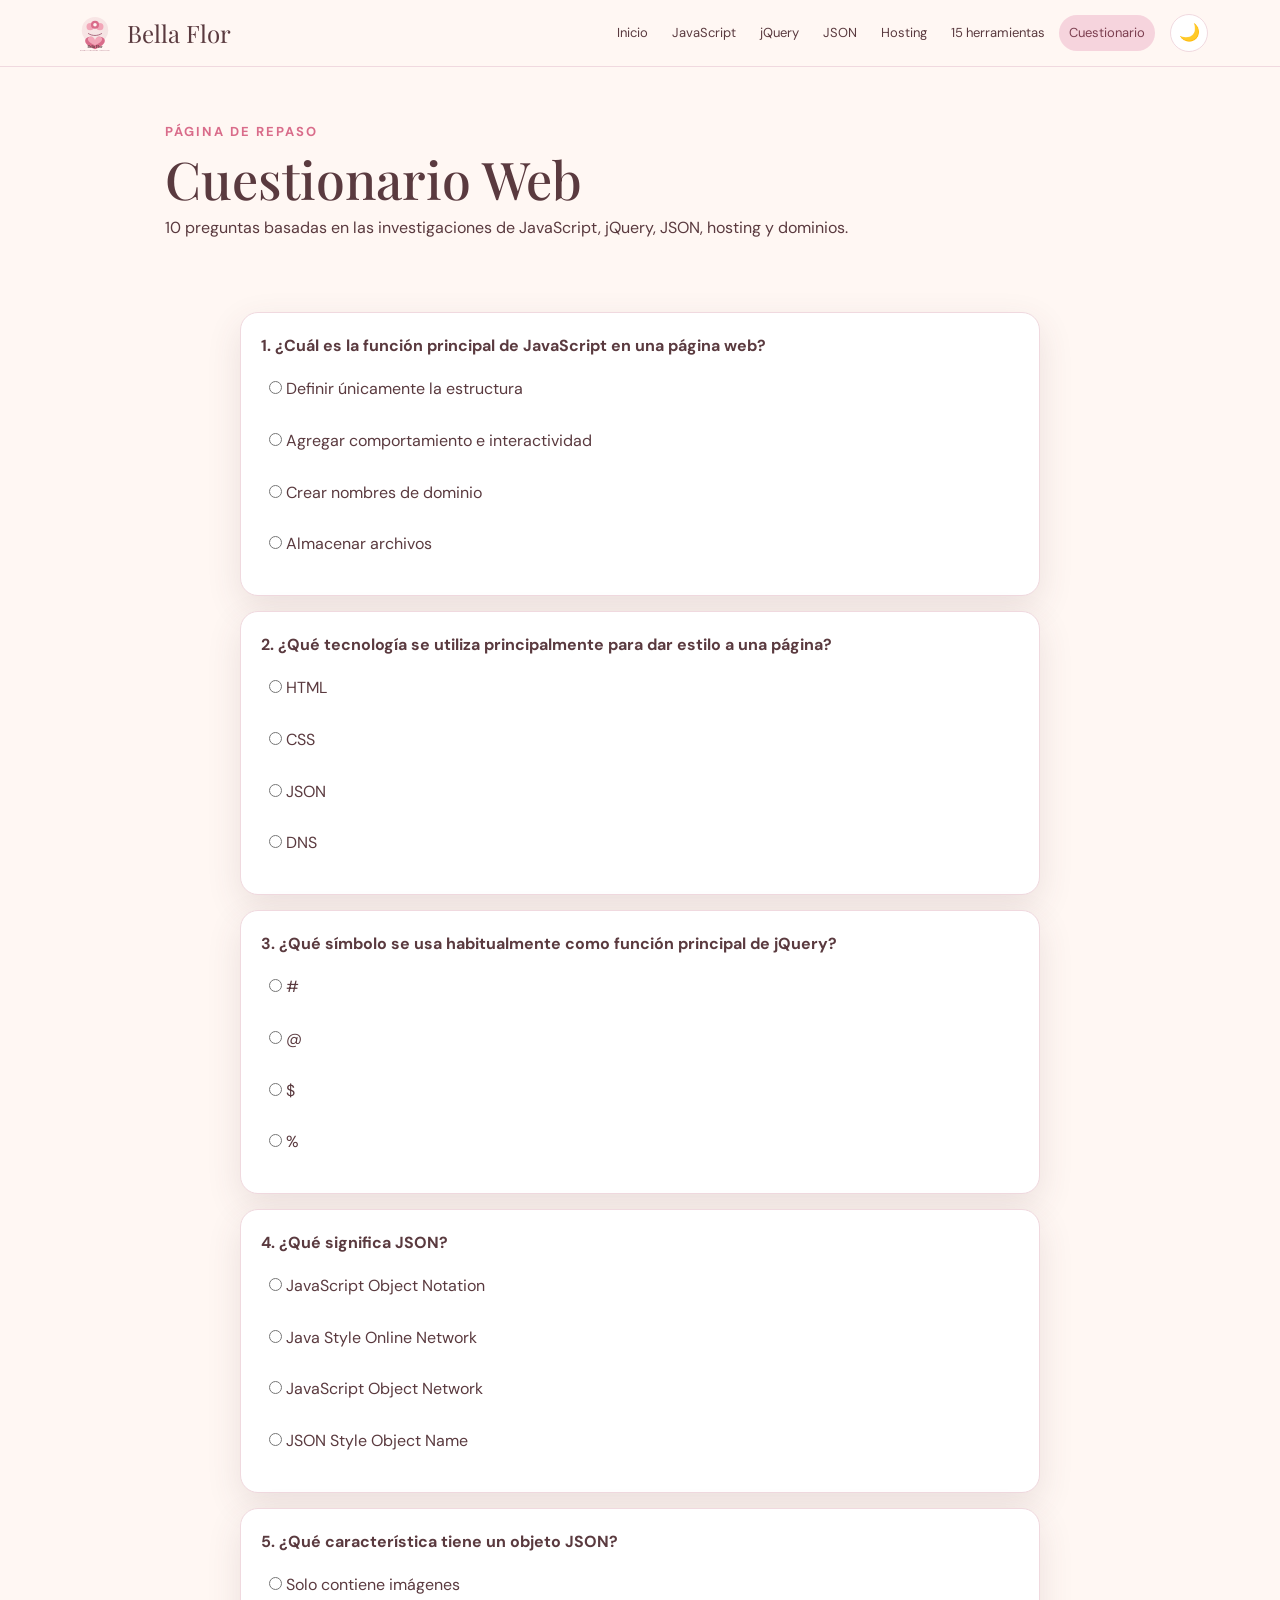
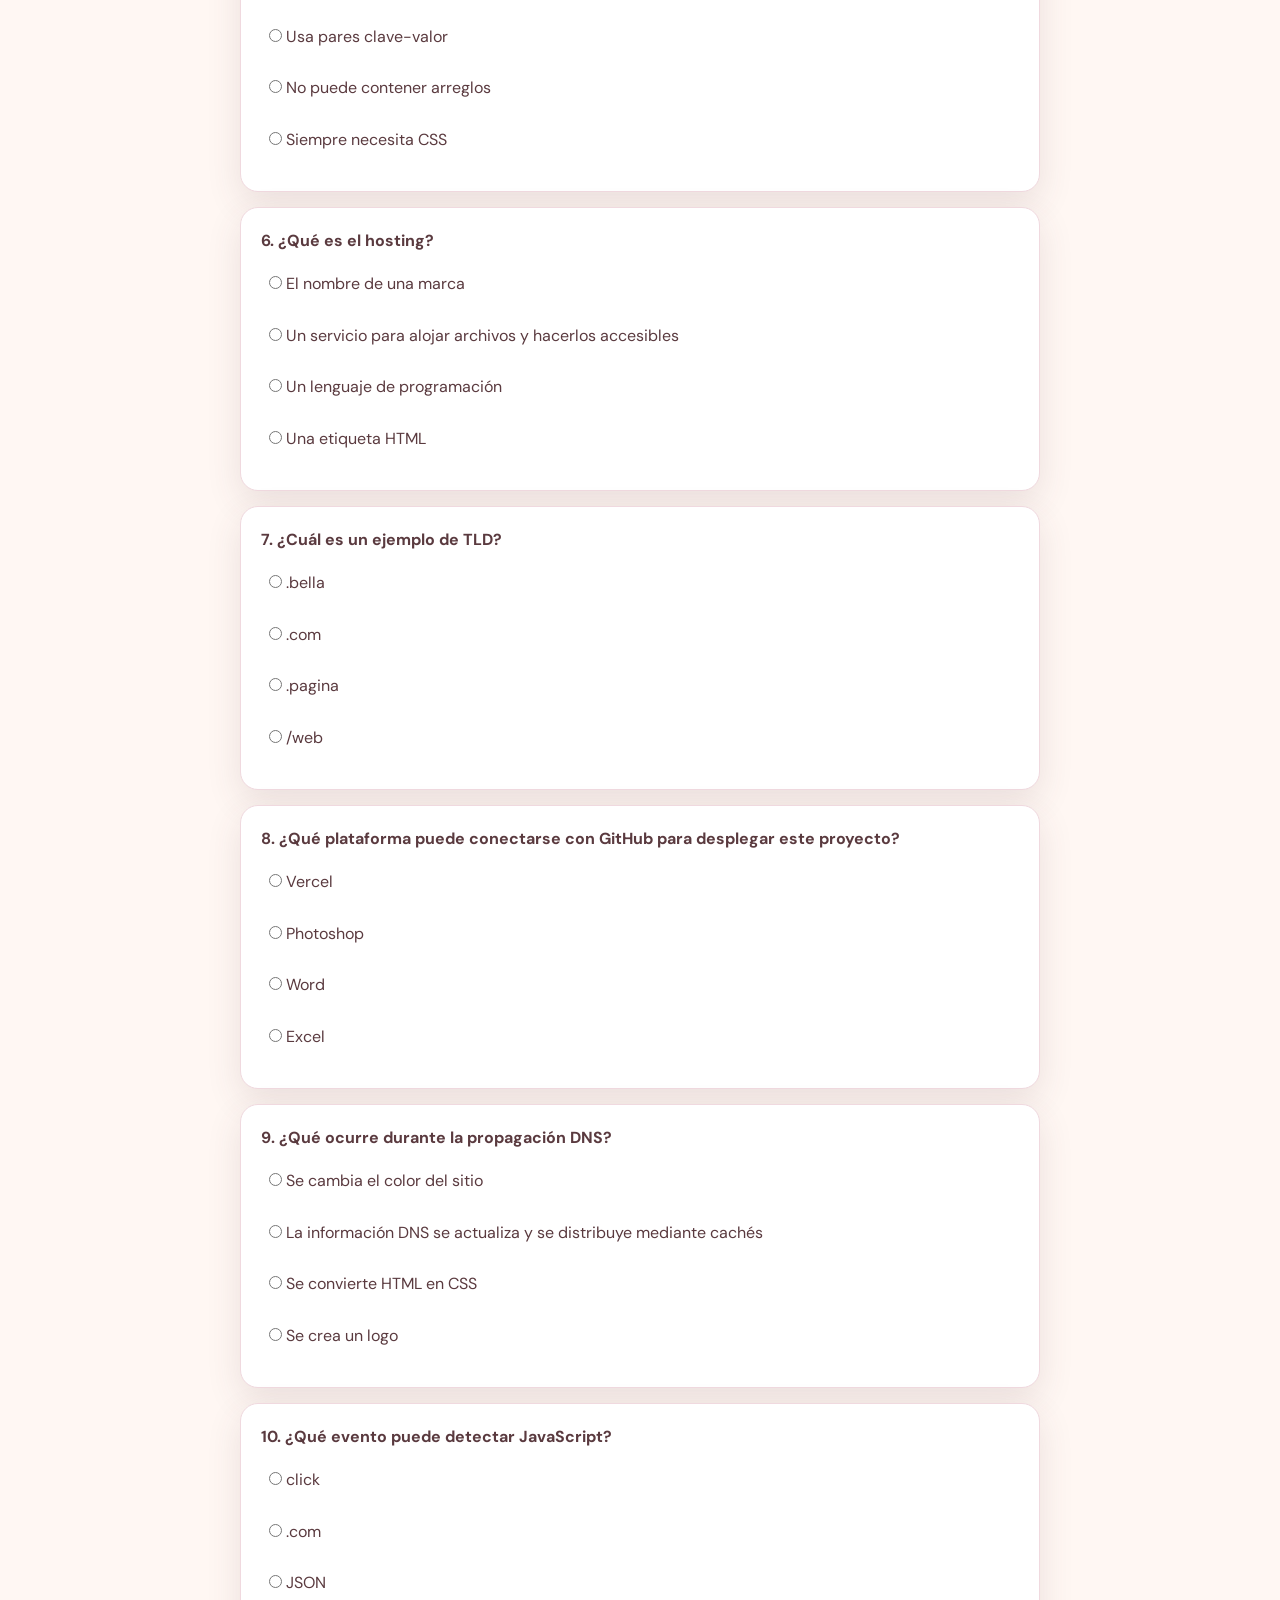
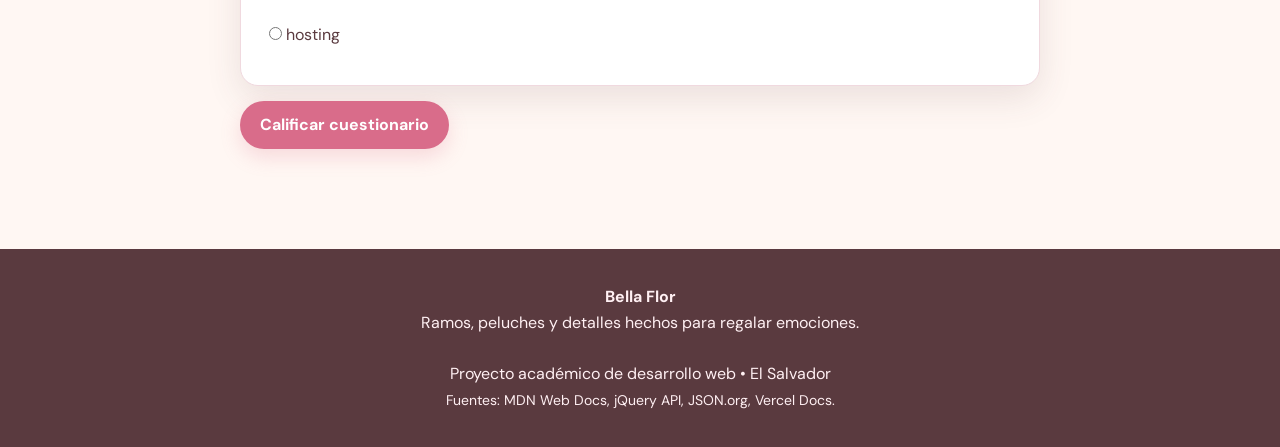
<file: cuestionario.html>
<!DOCTYPE html><html lang="es"><head><meta charset="UTF-8"><meta name="viewport" content="width=device-width, initial-scale=1.0"><title>Cuestionario Web | Bella Flor</title><link href="https://cdn.jsdelivr.net/npm/bootstrap@5.3.3/dist/css/bootstrap.min.css" rel="stylesheet"><link rel="stylesheet" href="css/style.css"></head><body>
<nav><div class="navin"><a class="brand" href="index.html"><img src="img/logo.svg" alt="Logo Bella Flor"><span>Bella Flor</span></a><div class="links"><a class="" href="index.html">Inicio</a><a class="" href="javascript.html">JavaScript</a><a class="" href="jquery.html">jQuery</a><a class="" href="json.html">JSON</a><a class="" href="hosting.html">Hosting</a><a class="" href="herramientas.html">15 herramientas</a><a class="active" href="cuestionario.html">Cuestionario</a></div><button class="theme-btn" id="themeToggle" aria-label="Cambiar tema">🌙</button></div></nav>
<main><div class="info-hero"><div class="eyebrow">Página de repaso</div><h1>Cuestionario Web</h1><p>10 preguntas basadas en las investigaciones de JavaScript, jQuery, JSON, hosting y dominios.</p></div>
<article class="info quiz"><div class="question"><strong>1. ¿Cuál es la función principal de JavaScript en una página web?</strong><label><input type="radio" name="q1" value="0"> Definir únicamente la estructura</label><label><input type="radio" name="q1" value="1"> Agregar comportamiento e interactividad</label><label><input type="radio" name="q1" value="2"> Crear nombres de dominio</label><label><input type="radio" name="q1" value="3"> Almacenar archivos</label><input type="hidden" id="a1" value="1"></div><div class="question"><strong>2. ¿Qué tecnología se utiliza principalmente para dar estilo a una página?</strong><label><input type="radio" name="q2" value="0"> HTML</label><label><input type="radio" name="q2" value="1"> CSS</label><label><input type="radio" name="q2" value="2"> JSON</label><label><input type="radio" name="q2" value="3"> DNS</label><input type="hidden" id="a2" value="1"></div><div class="question"><strong>3. ¿Qué símbolo se usa habitualmente como función principal de jQuery?</strong><label><input type="radio" name="q3" value="0"> #</label><label><input type="radio" name="q3" value="1"> @</label><label><input type="radio" name="q3" value="2"> $</label><label><input type="radio" name="q3" value="3"> %</label><input type="hidden" id="a3" value="2"></div><div class="question"><strong>4. ¿Qué significa JSON?</strong><label><input type="radio" name="q4" value="0"> JavaScript Object Notation</label><label><input type="radio" name="q4" value="1"> Java Style Online Network</label><label><input type="radio" name="q4" value="2"> JavaScript Object Network</label><label><input type="radio" name="q4" value="3"> JSON Style Object Name</label><input type="hidden" id="a4" value="0"></div><div class="question"><strong>5. ¿Qué característica tiene un objeto JSON?</strong><label><input type="radio" name="q5" value="0"> Solo contiene imágenes</label><label><input type="radio" name="q5" value="1"> Usa pares clave-valor</label><label><input type="radio" name="q5" value="2"> No puede contener arreglos</label><label><input type="radio" name="q5" value="3"> Siempre necesita CSS</label><input type="hidden" id="a5" value="1"></div><div class="question"><strong>6. ¿Qué es el hosting?</strong><label><input type="radio" name="q6" value="0"> El nombre de una marca</label><label><input type="radio" name="q6" value="1"> Un servicio para alojar archivos y hacerlos accesibles</label><label><input type="radio" name="q6" value="2"> Un lenguaje de programación</label><label><input type="radio" name="q6" value="3"> Una etiqueta HTML</label><input type="hidden" id="a6" value="1"></div><div class="question"><strong>7. ¿Cuál es un ejemplo de TLD?</strong><label><input type="radio" name="q7" value="0"> .bella</label><label><input type="radio" name="q7" value="1"> .com</label><label><input type="radio" name="q7" value="2"> .pagina</label><label><input type="radio" name="q7" value="3"> /web</label><input type="hidden" id="a7" value="1"></div><div class="question"><strong>8. ¿Qué plataforma puede conectarse con GitHub para desplegar este proyecto?</strong><label><input type="radio" name="q8" value="0"> Vercel</label><label><input type="radio" name="q8" value="1"> Photoshop</label><label><input type="radio" name="q8" value="2"> Word</label><label><input type="radio" name="q8" value="3"> Excel</label><input type="hidden" id="a8" value="0"></div><div class="question"><strong>9. ¿Qué ocurre durante la propagación DNS?</strong><label><input type="radio" name="q9" value="0"> Se cambia el color del sitio</label><label><input type="radio" name="q9" value="1"> La información DNS se actualiza y se distribuye mediante cachés</label><label><input type="radio" name="q9" value="2"> Se convierte HTML en CSS</label><label><input type="radio" name="q9" value="3"> Se crea un logo</label><input type="hidden" id="a9" value="1"></div><div class="question"><strong>10. ¿Qué evento puede detectar JavaScript?</strong><label><input type="radio" name="q10" value="0"> click</label><label><input type="radio" name="q10" value="1"> .com</label><label><input type="radio" name="q10" value="2"> JSON</label><label><input type="radio" name="q10" value="3"> hosting</label><input type="hidden" id="a10" value="0"></div><button class="btn" onclick="calificar()">Calificar cuestionario</button><div id="resultado" class="result"></div></article></main>
<script>
function calificar(){
 let score=0;
 for(let i=1;i<=10;i++){
   const selected=document.querySelector('input[name="q'+i+'"]:checked');
   if(selected && Number(selected.value)===Number(document.getElementById('a'+i).value)) score++;
 }
 const r=document.getElementById('resultado');
 r.style.display='block';
 r.textContent='Obtuviste '+score+' de 10 respuestas correctas. '+(score>=8?'¡Excelente trabajo! 🌷':score>=5?'¡Vas muy bien! Repasa las páginas para reforzar.':'Te recomendamos volver a leer las páginas informativas y volver a intentarlo.');
 window.scrollTo({top:r.offsetTop-120,behavior:'smooth'});
}
</script><footer class="footer"><strong>Bella Flor</strong><br>Ramos, peluches y detalles hechos para regalar emociones.<br><br>Proyecto académico de desarrollo web • El Salvador<br><small>Fuentes: MDN Web Docs, jQuery API, JSON.org, Vercel Docs.</small></footer><script src="js/script.js"></script></body></html>
</file>
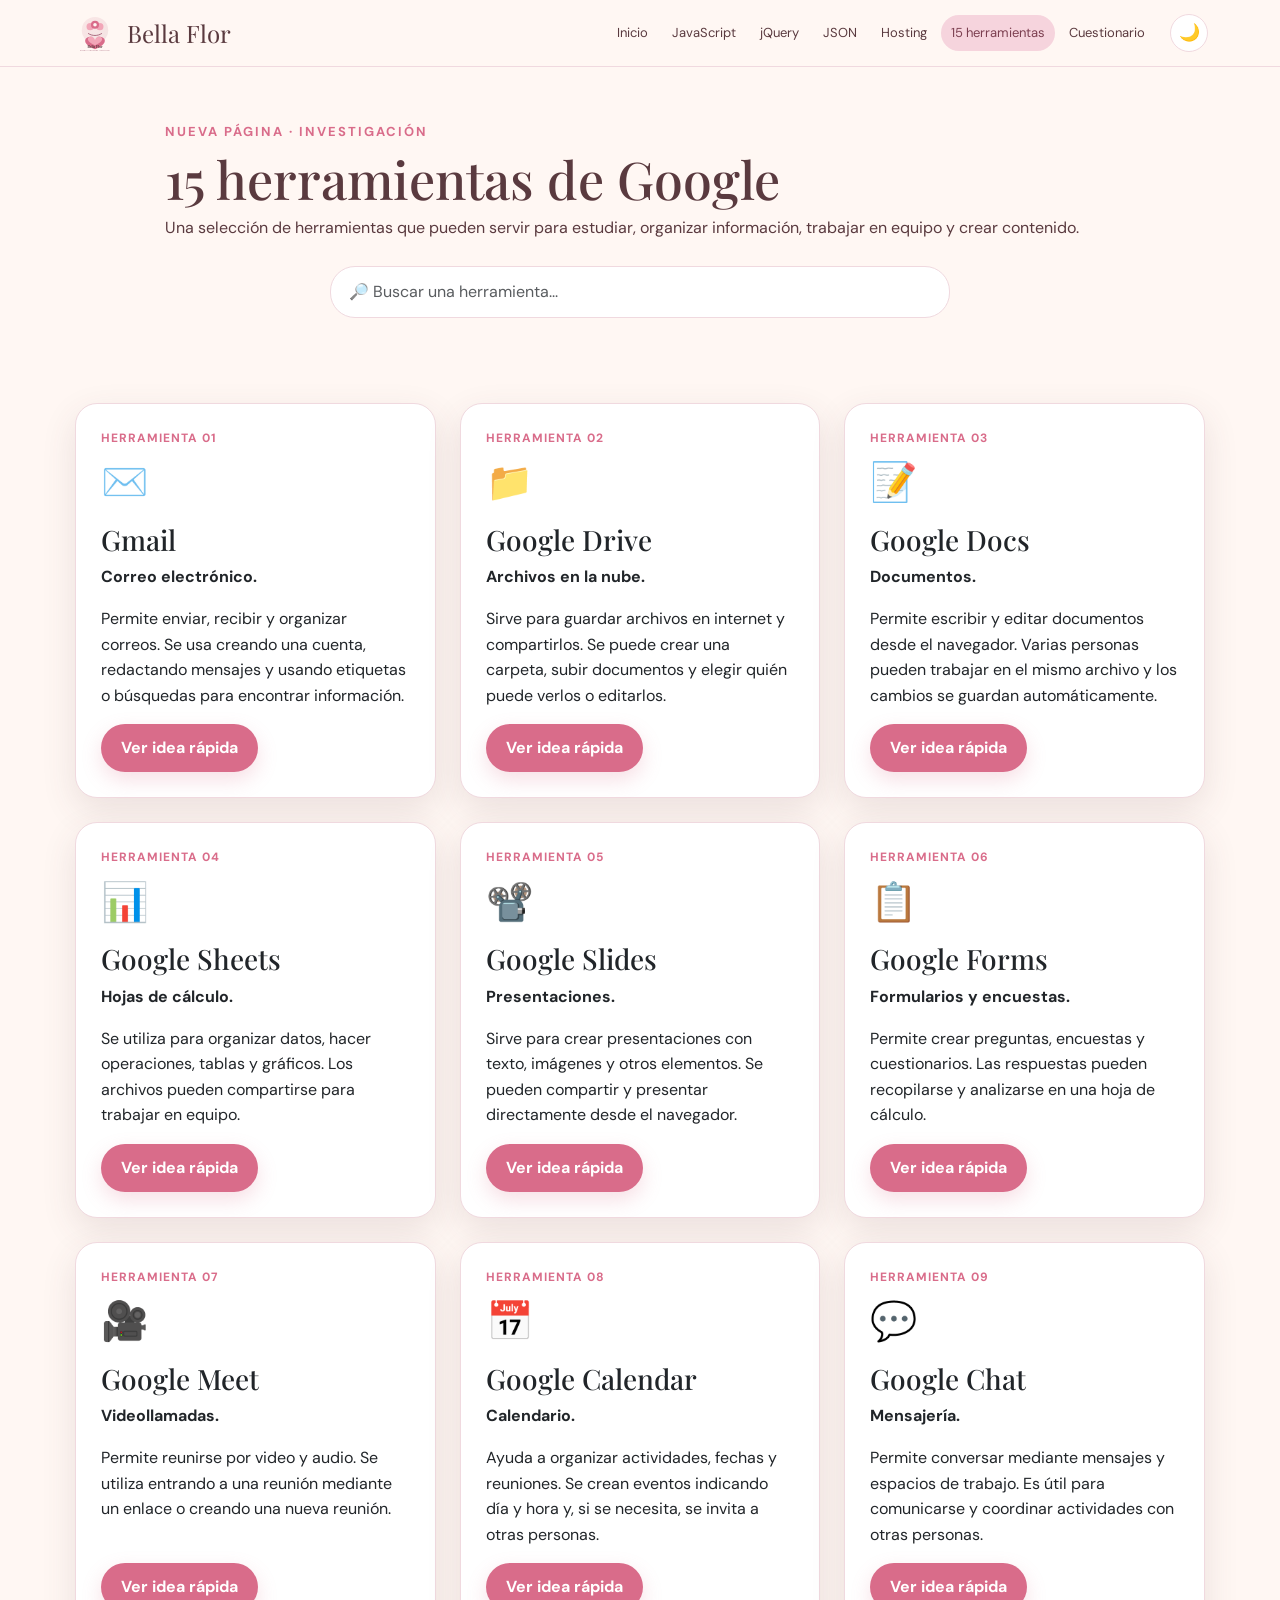
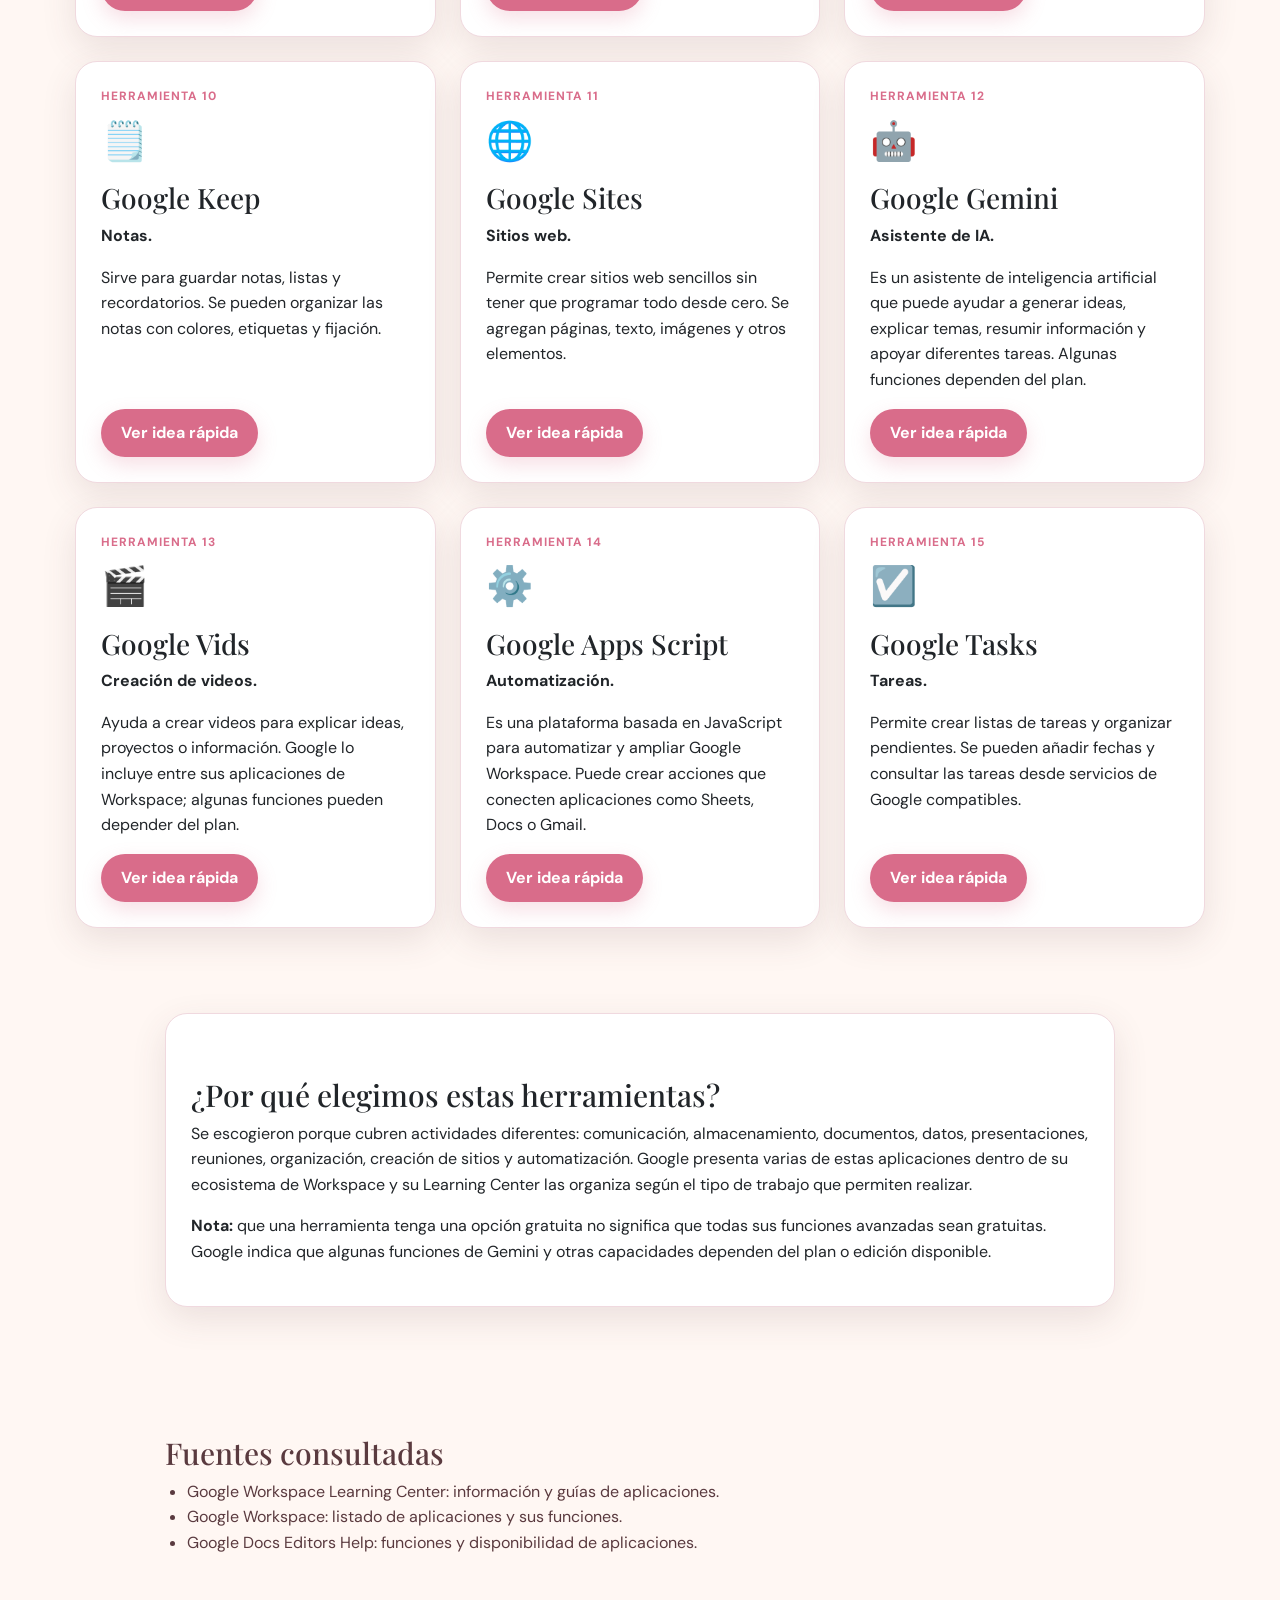
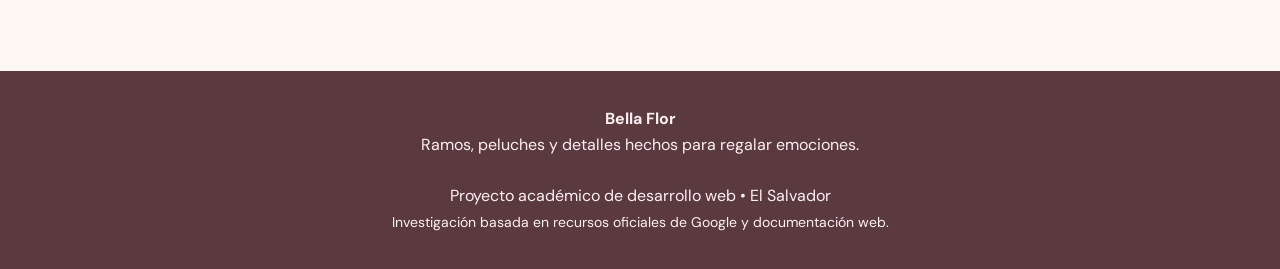
<file: herramientas.html>
<!DOCTYPE html>
<html lang="es"><head><meta charset="UTF-8"><meta name="viewport" content="width=device-width, initial-scale=1.0">
<title>15 herramientas de Google | Bella Flor</title><link href="https://cdn.jsdelivr.net/npm/bootstrap@5.3.3/dist/css/bootstrap.min.css" rel="stylesheet"><link rel="stylesheet" href="css/style.css"></head>
<body><nav><div class="navin"><a class="brand" href="index.html"><img src="img/logo.svg" alt="Logo Bella Flor"><span>Bella Flor</span></a><div class="links"><a class="" href="index.html">Inicio</a><a class="" href="javascript.html">JavaScript</a><a class="" href="jquery.html">jQuery</a><a class="" href="json.html">JSON</a><a class="" href="hosting.html">Hosting</a><a class="active" href="herramientas.html">15 herramientas</a><a class="" href="cuestionario.html">Cuestionario</a></div><button class="theme-btn" id="themeToggle" aria-label="Cambiar tema">🌙</button></div></nav>
<main>
<div class="info-hero"><div class="eyebrow">Nueva página · Investigación</div>
<h1>15 herramientas de Google</h1>
<p>Una selección de herramientas que pueden servir para estudiar, organizar información, trabajar en equipo y crear contenido.</p>
<div class="search-box"><input id="toolSearch" class="form-control" type="search" placeholder="🔎 Buscar una herramienta..."></div></div>
<section>
<div class="row g-4"><div class="col-md-6 col-lg-4 tool-item"><article class="card tool-card tool-card reveal">
<div class="tool-number">HERRAMIENTA 01</div><div class="tool-icon">✉️</div><h3>Gmail</h3><p><strong>Correo electrónico.</strong></p><p>Permite enviar, recibir y organizar correos. Se usa creando una cuenta, redactando mensajes y usando etiquetas o búsquedas para encontrar información.</p><button class="btn" type="button" data-bs-toggle="collapse" data-bs-target="#detalle01" aria-expanded="false">Ver idea rápida</button>
<div class="collapse mt-3" id="detalle01"><div class="p-3 rounded-4" style="background:#f8e1e7;color:#713b4b">💡 <strong>Para un estudiante:</strong> puede ser útil para organizar trabajos, compartir información o colaborar con compañeros.</div></div>
</article></div><div class="col-md-6 col-lg-4 tool-item"><article class="card tool-card tool-card reveal">
<div class="tool-number">HERRAMIENTA 02</div><div class="tool-icon">📁</div><h3>Google Drive</h3><p><strong>Archivos en la nube.</strong></p><p>Sirve para guardar archivos en internet y compartirlos. Se puede crear una carpeta, subir documentos y elegir quién puede verlos o editarlos.</p><button class="btn" type="button" data-bs-toggle="collapse" data-bs-target="#detalle02" aria-expanded="false">Ver idea rápida</button>
<div class="collapse mt-3" id="detalle02"><div class="p-3 rounded-4" style="background:#f8e1e7;color:#713b4b">💡 <strong>Para un estudiante:</strong> puede ser útil para organizar trabajos, compartir información o colaborar con compañeros.</div></div>
</article></div><div class="col-md-6 col-lg-4 tool-item"><article class="card tool-card tool-card reveal">
<div class="tool-number">HERRAMIENTA 03</div><div class="tool-icon">📝</div><h3>Google Docs</h3><p><strong>Documentos.</strong></p><p>Permite escribir y editar documentos desde el navegador. Varias personas pueden trabajar en el mismo archivo y los cambios se guardan automáticamente.</p><button class="btn" type="button" data-bs-toggle="collapse" data-bs-target="#detalle03" aria-expanded="false">Ver idea rápida</button>
<div class="collapse mt-3" id="detalle03"><div class="p-3 rounded-4" style="background:#f8e1e7;color:#713b4b">💡 <strong>Para un estudiante:</strong> puede ser útil para organizar trabajos, compartir información o colaborar con compañeros.</div></div>
</article></div><div class="col-md-6 col-lg-4 tool-item"><article class="card tool-card tool-card reveal">
<div class="tool-number">HERRAMIENTA 04</div><div class="tool-icon">📊</div><h3>Google Sheets</h3><p><strong>Hojas de cálculo.</strong></p><p>Se utiliza para organizar datos, hacer operaciones, tablas y gráficos. Los archivos pueden compartirse para trabajar en equipo.</p><button class="btn" type="button" data-bs-toggle="collapse" data-bs-target="#detalle04" aria-expanded="false">Ver idea rápida</button>
<div class="collapse mt-3" id="detalle04"><div class="p-3 rounded-4" style="background:#f8e1e7;color:#713b4b">💡 <strong>Para un estudiante:</strong> puede ser útil para organizar trabajos, compartir información o colaborar con compañeros.</div></div>
</article></div><div class="col-md-6 col-lg-4 tool-item"><article class="card tool-card tool-card reveal">
<div class="tool-number">HERRAMIENTA 05</div><div class="tool-icon">📽️</div><h3>Google Slides</h3><p><strong>Presentaciones.</strong></p><p>Sirve para crear presentaciones con texto, imágenes y otros elementos. Se pueden compartir y presentar directamente desde el navegador.</p><button class="btn" type="button" data-bs-toggle="collapse" data-bs-target="#detalle05" aria-expanded="false">Ver idea rápida</button>
<div class="collapse mt-3" id="detalle05"><div class="p-3 rounded-4" style="background:#f8e1e7;color:#713b4b">💡 <strong>Para un estudiante:</strong> puede ser útil para organizar trabajos, compartir información o colaborar con compañeros.</div></div>
</article></div><div class="col-md-6 col-lg-4 tool-item"><article class="card tool-card tool-card reveal">
<div class="tool-number">HERRAMIENTA 06</div><div class="tool-icon">📋</div><h3>Google Forms</h3><p><strong>Formularios y encuestas.</strong></p><p>Permite crear preguntas, encuestas y cuestionarios. Las respuestas pueden recopilarse y analizarse en una hoja de cálculo.</p><button class="btn" type="button" data-bs-toggle="collapse" data-bs-target="#detalle06" aria-expanded="false">Ver idea rápida</button>
<div class="collapse mt-3" id="detalle06"><div class="p-3 rounded-4" style="background:#f8e1e7;color:#713b4b">💡 <strong>Para un estudiante:</strong> puede ser útil para organizar trabajos, compartir información o colaborar con compañeros.</div></div>
</article></div><div class="col-md-6 col-lg-4 tool-item"><article class="card tool-card tool-card reveal">
<div class="tool-number">HERRAMIENTA 07</div><div class="tool-icon">🎥</div><h3>Google Meet</h3><p><strong>Videollamadas.</strong></p><p>Permite reunirse por video y audio. Se utiliza entrando a una reunión mediante un enlace o creando una nueva reunión.</p><button class="btn" type="button" data-bs-toggle="collapse" data-bs-target="#detalle07" aria-expanded="false">Ver idea rápida</button>
<div class="collapse mt-3" id="detalle07"><div class="p-3 rounded-4" style="background:#f8e1e7;color:#713b4b">💡 <strong>Para un estudiante:</strong> puede ser útil para organizar trabajos, compartir información o colaborar con compañeros.</div></div>
</article></div><div class="col-md-6 col-lg-4 tool-item"><article class="card tool-card tool-card reveal">
<div class="tool-number">HERRAMIENTA 08</div><div class="tool-icon">📅</div><h3>Google Calendar</h3><p><strong>Calendario.</strong></p><p>Ayuda a organizar actividades, fechas y reuniones. Se crean eventos indicando día y hora y, si se necesita, se invita a otras personas.</p><button class="btn" type="button" data-bs-toggle="collapse" data-bs-target="#detalle08" aria-expanded="false">Ver idea rápida</button>
<div class="collapse mt-3" id="detalle08"><div class="p-3 rounded-4" style="background:#f8e1e7;color:#713b4b">💡 <strong>Para un estudiante:</strong> puede ser útil para organizar trabajos, compartir información o colaborar con compañeros.</div></div>
</article></div><div class="col-md-6 col-lg-4 tool-item"><article class="card tool-card tool-card reveal">
<div class="tool-number">HERRAMIENTA 09</div><div class="tool-icon">💬</div><h3>Google Chat</h3><p><strong>Mensajería.</strong></p><p>Permite conversar mediante mensajes y espacios de trabajo. Es útil para comunicarse y coordinar actividades con otras personas.</p><button class="btn" type="button" data-bs-toggle="collapse" data-bs-target="#detalle09" aria-expanded="false">Ver idea rápida</button>
<div class="collapse mt-3" id="detalle09"><div class="p-3 rounded-4" style="background:#f8e1e7;color:#713b4b">💡 <strong>Para un estudiante:</strong> puede ser útil para organizar trabajos, compartir información o colaborar con compañeros.</div></div>
</article></div><div class="col-md-6 col-lg-4 tool-item"><article class="card tool-card tool-card reveal">
<div class="tool-number">HERRAMIENTA 10</div><div class="tool-icon">🗒️</div><h3>Google Keep</h3><p><strong>Notas.</strong></p><p>Sirve para guardar notas, listas y recordatorios. Se pueden organizar las notas con colores, etiquetas y fijación.</p><button class="btn" type="button" data-bs-toggle="collapse" data-bs-target="#detalle10" aria-expanded="false">Ver idea rápida</button>
<div class="collapse mt-3" id="detalle10"><div class="p-3 rounded-4" style="background:#f8e1e7;color:#713b4b">💡 <strong>Para un estudiante:</strong> puede ser útil para organizar trabajos, compartir información o colaborar con compañeros.</div></div>
</article></div><div class="col-md-6 col-lg-4 tool-item"><article class="card tool-card tool-card reveal">
<div class="tool-number">HERRAMIENTA 11</div><div class="tool-icon">🌐</div><h3>Google Sites</h3><p><strong>Sitios web.</strong></p><p>Permite crear sitios web sencillos sin tener que programar todo desde cero. Se agregan páginas, texto, imágenes y otros elementos.</p><button class="btn" type="button" data-bs-toggle="collapse" data-bs-target="#detalle11" aria-expanded="false">Ver idea rápida</button>
<div class="collapse mt-3" id="detalle11"><div class="p-3 rounded-4" style="background:#f8e1e7;color:#713b4b">💡 <strong>Para un estudiante:</strong> puede ser útil para organizar trabajos, compartir información o colaborar con compañeros.</div></div>
</article></div><div class="col-md-6 col-lg-4 tool-item"><article class="card tool-card tool-card reveal">
<div class="tool-number">HERRAMIENTA 12</div><div class="tool-icon">🤖</div><h3>Google Gemini</h3><p><strong>Asistente de IA.</strong></p><p>Es un asistente de inteligencia artificial que puede ayudar a generar ideas, explicar temas, resumir información y apoyar diferentes tareas. Algunas funciones dependen del plan.</p><button class="btn" type="button" data-bs-toggle="collapse" data-bs-target="#detalle12" aria-expanded="false">Ver idea rápida</button>
<div class="collapse mt-3" id="detalle12"><div class="p-3 rounded-4" style="background:#f8e1e7;color:#713b4b">💡 <strong>Para un estudiante:</strong> puede ser útil para organizar trabajos, compartir información o colaborar con compañeros.</div></div>
</article></div><div class="col-md-6 col-lg-4 tool-item"><article class="card tool-card tool-card reveal">
<div class="tool-number">HERRAMIENTA 13</div><div class="tool-icon">🎬</div><h3>Google Vids</h3><p><strong>Creación de videos.</strong></p><p>Ayuda a crear videos para explicar ideas, proyectos o información. Google lo incluye entre sus aplicaciones de Workspace; algunas funciones pueden depender del plan.</p><button class="btn" type="button" data-bs-toggle="collapse" data-bs-target="#detalle13" aria-expanded="false">Ver idea rápida</button>
<div class="collapse mt-3" id="detalle13"><div class="p-3 rounded-4" style="background:#f8e1e7;color:#713b4b">💡 <strong>Para un estudiante:</strong> puede ser útil para organizar trabajos, compartir información o colaborar con compañeros.</div></div>
</article></div><div class="col-md-6 col-lg-4 tool-item"><article class="card tool-card tool-card reveal">
<div class="tool-number">HERRAMIENTA 14</div><div class="tool-icon">⚙️</div><h3>Google Apps Script</h3><p><strong>Automatización.</strong></p><p>Es una plataforma basada en JavaScript para automatizar y ampliar Google Workspace. Puede crear acciones que conecten aplicaciones como Sheets, Docs o Gmail.</p><button class="btn" type="button" data-bs-toggle="collapse" data-bs-target="#detalle14" aria-expanded="false">Ver idea rápida</button>
<div class="collapse mt-3" id="detalle14"><div class="p-3 rounded-4" style="background:#f8e1e7;color:#713b4b">💡 <strong>Para un estudiante:</strong> puede ser útil para organizar trabajos, compartir información o colaborar con compañeros.</div></div>
</article></div><div class="col-md-6 col-lg-4 tool-item"><article class="card tool-card tool-card reveal">
<div class="tool-number">HERRAMIENTA 15</div><div class="tool-icon">☑️</div><h3>Google Tasks</h3><p><strong>Tareas.</strong></p><p>Permite crear listas de tareas y organizar pendientes. Se pueden añadir fechas y consultar las tareas desde servicios de Google compatibles.</p><button class="btn" type="button" data-bs-toggle="collapse" data-bs-target="#detalle15" aria-expanded="false">Ver idea rápida</button>
<div class="collapse mt-3" id="detalle15"><div class="p-3 rounded-4" style="background:#f8e1e7;color:#713b4b">💡 <strong>Para un estudiante:</strong> puede ser útil para organizar trabajos, compartir información o colaborar con compañeros.</div></div>
</article></div></div>
</section>
<section class="info">
<div class="card"><h2>¿Por qué elegimos estas herramientas?</h2>
<p>Se escogieron porque cubren actividades diferentes: comunicación, almacenamiento, documentos, datos, presentaciones, reuniones, organización, creación de sitios y automatización. Google presenta varias de estas aplicaciones dentro de su ecosistema de Workspace y su Learning Center las organiza según el tipo de trabajo que permiten realizar.</p>
<p><strong>Nota:</strong> que una herramienta tenga una opción gratuita no significa que todas sus funciones avanzadas sean gratuitas. Google indica que algunas funciones de Gemini y otras capacidades dependen del plan o edición disponible.</p></div>
</section>
<section class="info">
<h2>Fuentes consultadas</h2>
<ul>
<li>Google Workspace Learning Center: información y guías de aplicaciones.</li>
<li>Google Workspace: listado de aplicaciones y sus funciones.</li>
<li>Google Docs Editors Help: funciones y disponibilidad de aplicaciones.</li>
</ul>
</section>
</main><footer class="footer"><strong>Bella Flor</strong><br>Ramos, peluches y detalles hechos para regalar emociones.<br><br>Proyecto académico de desarrollo web • El Salvador<br><small>Investigación basada en recursos oficiales de Google y documentación web.</small></footer>
<script src="https://cdn.jsdelivr.net/npm/bootstrap@5.3.3/dist/js/bootstrap.bundle.min.js"></script><script src="js/script.js"></script>
</body></html>
</file>
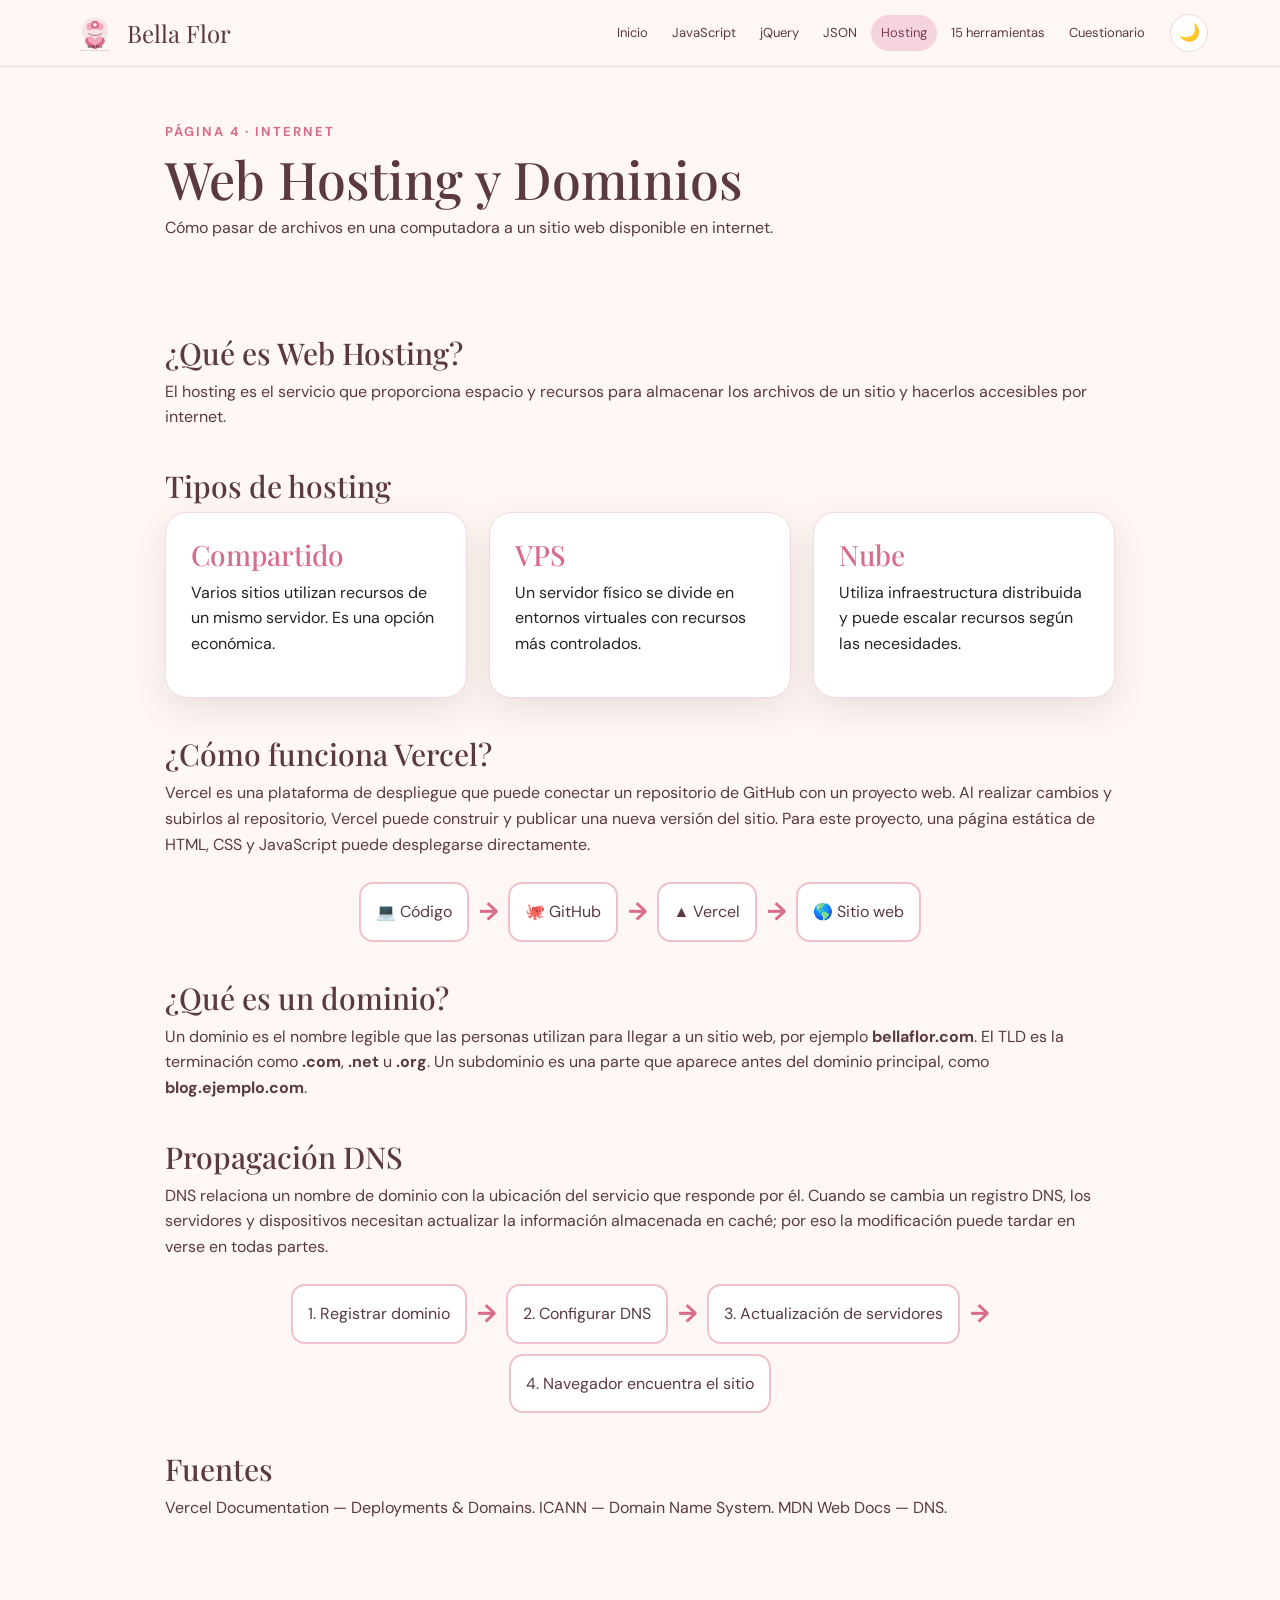
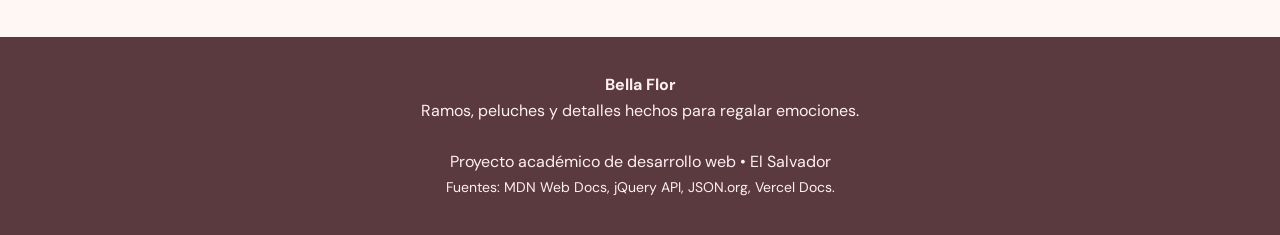
<file: hosting.html>
<!DOCTYPE html><html lang="es"><head><meta charset="UTF-8"><meta name="viewport" content="width=device-width, initial-scale=1.0"><title>Web Hosting y Dominios | Bella Flor</title><link href="https://cdn.jsdelivr.net/npm/bootstrap@5.3.3/dist/css/bootstrap.min.css" rel="stylesheet"><link rel="stylesheet" href="css/style.css"></head><body>
<nav><div class="navin"><a class="brand" href="index.html"><img src="img/logo.svg" alt="Logo Bella Flor"><span>Bella Flor</span></a><div class="links"><a class="" href="index.html">Inicio</a><a class="" href="javascript.html">JavaScript</a><a class="" href="jquery.html">jQuery</a><a class="" href="json.html">JSON</a><a class="active" href="hosting.html">Hosting</a><a class="" href="herramientas.html">15 herramientas</a><a class="" href="cuestionario.html">Cuestionario</a></div><button class="theme-btn" id="themeToggle" aria-label="Cambiar tema">🌙</button></div></nav>
<main><div class="info-hero"><div class="eyebrow">Página 4 · Internet</div><h1>Web Hosting y Dominios</h1><p>Cómo pasar de archivos en una computadora a un sitio web disponible en internet.</p></div>
<article class="info"><h2>¿Qué es Web Hosting?</h2><p>El hosting es el servicio que proporciona espacio y recursos para almacenar los archivos de un sitio y hacerlos accesibles por internet.</p>
<h2>Tipos de hosting</h2><div class="grid"><div class="card"><h3>Compartido</h3><p>Varios sitios utilizan recursos de un mismo servidor. Es una opción económica.</p></div><div class="card"><h3>VPS</h3><p>Un servidor físico se divide en entornos virtuales con recursos más controlados.</p></div><div class="card"><h3>Nube</h3><p>Utiliza infraestructura distribuida y puede escalar recursos según las necesidades.</p></div></div>
<h2>¿Cómo funciona Vercel?</h2><p>Vercel es una plataforma de despliegue que puede conectar un repositorio de GitHub con un proyecto web. Al realizar cambios y subirlos al repositorio, Vercel puede construir y publicar una nueva versión del sitio. Para este proyecto, una página estática de HTML, CSS y JavaScript puede desplegarse directamente.</p>
<div class="flow"><span>💻 Código</span><b class="arrow">→</b><span>🐙 GitHub</span><b class="arrow">→</b><span>▲ Vercel</span><b class="arrow">→</b><span>🌎 Sitio web</span></div>
<h2>¿Qué es un dominio?</h2><p>Un dominio es el nombre legible que las personas utilizan para llegar a un sitio web, por ejemplo <strong>bellaflor.com</strong>. El TLD es la terminación como <strong>.com</strong>, <strong>.net</strong> u <strong>.org</strong>. Un subdominio es una parte que aparece antes del dominio principal, como <strong>blog.ejemplo.com</strong>.</p>
<h2>Propagación DNS</h2><p>DNS relaciona un nombre de dominio con la ubicación del servicio que responde por él. Cuando se cambia un registro DNS, los servidores y dispositivos necesitan actualizar la información almacenada en caché; por eso la modificación puede tardar en verse en todas partes.</p>
<div class="flow"><span>1. Registrar dominio</span><b class="arrow">→</b><span>2. Configurar DNS</span><b class="arrow">→</b><span>3. Actualización de servidores</span><b class="arrow">→</b><span>4. Navegador encuentra el sitio</span></div>
<h2>Fuentes</h2><p class="source">Vercel Documentation — Deployments & Domains. ICANN — Domain Name System. MDN Web Docs — DNS.</p></article></main><footer class="footer"><strong>Bella Flor</strong><br>Ramos, peluches y detalles hechos para regalar emociones.<br><br>Proyecto académico de desarrollo web • El Salvador<br><small>Fuentes: MDN Web Docs, jQuery API, JSON.org, Vercel Docs.</small></footer><script src="js/script.js"></script></body></html>
</file>
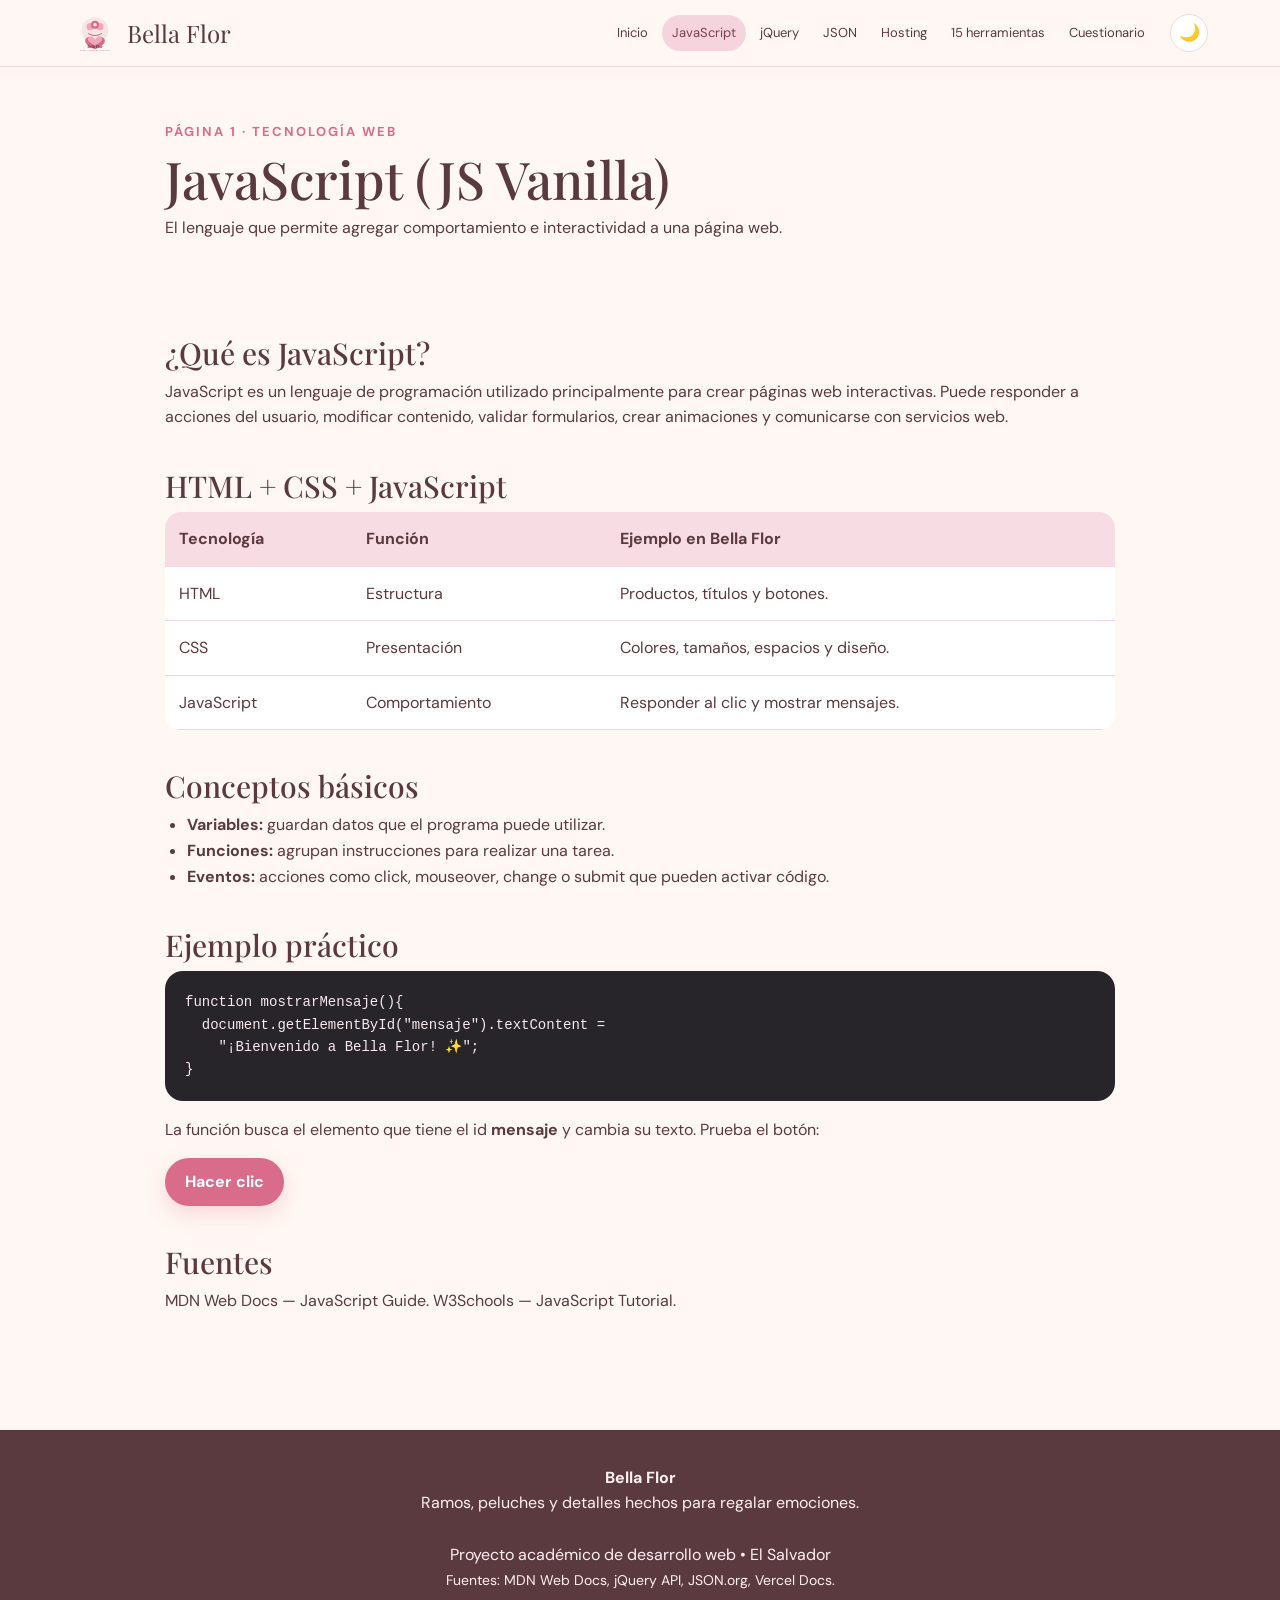
<file: javascript.html>
<!DOCTYPE html><html lang="es"><head><meta charset="UTF-8"><meta name="viewport" content="width=device-width, initial-scale=1.0"><title>JavaScript | Bella Flor</title><link href="https://cdn.jsdelivr.net/npm/bootstrap@5.3.3/dist/css/bootstrap.min.css" rel="stylesheet"><link rel="stylesheet" href="css/style.css"></head><body>
<nav><div class="navin"><a class="brand" href="index.html"><img src="img/logo.svg" alt="Logo Bella Flor"><span>Bella Flor</span></a><div class="links"><a class="" href="index.html">Inicio</a><a class="active" href="javascript.html">JavaScript</a><a class="" href="jquery.html">jQuery</a><a class="" href="json.html">JSON</a><a class="" href="hosting.html">Hosting</a><a class="" href="herramientas.html">15 herramientas</a><a class="" href="cuestionario.html">Cuestionario</a></div><button class="theme-btn" id="themeToggle" aria-label="Cambiar tema">🌙</button></div></nav>
<main><div class="info-hero"><div class="eyebrow">Página 1 · Tecnología web</div><h1>JavaScript (JS Vanilla)</h1><p>El lenguaje que permite agregar comportamiento e interactividad a una página web.</p></div>
<article class="info">
<h2>¿Qué es JavaScript?</h2><p>JavaScript es un lenguaje de programación utilizado principalmente para crear páginas web interactivas. Puede responder a acciones del usuario, modificar contenido, validar formularios, crear animaciones y comunicarse con servicios web.</p>
<h2>HTML + CSS + JavaScript</h2><table class="compare"><tr><th>Tecnología</th><th>Función</th><th>Ejemplo en Bella Flor</th></tr><tr><td>HTML</td><td>Estructura</td><td>Productos, títulos y botones.</td></tr><tr><td>CSS</td><td>Presentación</td><td>Colores, tamaños, espacios y diseño.</td></tr><tr><td>JavaScript</td><td>Comportamiento</td><td>Responder al clic y mostrar mensajes.</td></tr></table>
<h2>Conceptos básicos</h2><ul><li><strong>Variables:</strong> guardan datos que el programa puede utilizar.</li><li><strong>Funciones:</strong> agrupan instrucciones para realizar una tarea.</li><li><strong>Eventos:</strong> acciones como click, mouseover, change o submit que pueden activar código.</li></ul>
<h2>Ejemplo práctico</h2><pre class="code">function mostrarMensaje(){
  document.getElementById("mensaje").textContent =
    "¡Bienvenido a Bella Flor! ✨";
}</pre><p>La función busca el elemento que tiene el id <strong>mensaje</strong> y cambia su texto. Prueba el botón:</p>
<button class="btn" onclick="mostrarMensaje()">Hacer clic</button><p id="mensaje"></p>
<h2>Fuentes</h2><p class="source">MDN Web Docs — JavaScript Guide. W3Schools — JavaScript Tutorial.</p>
</article></main><footer class="footer"><strong>Bella Flor</strong><br>Ramos, peluches y detalles hechos para regalar emociones.<br><br>Proyecto académico de desarrollo web • El Salvador<br><small>Fuentes: MDN Web Docs, jQuery API, JSON.org, Vercel Docs.</small></footer><script src="js/script.js"></script></body></html>
</file>
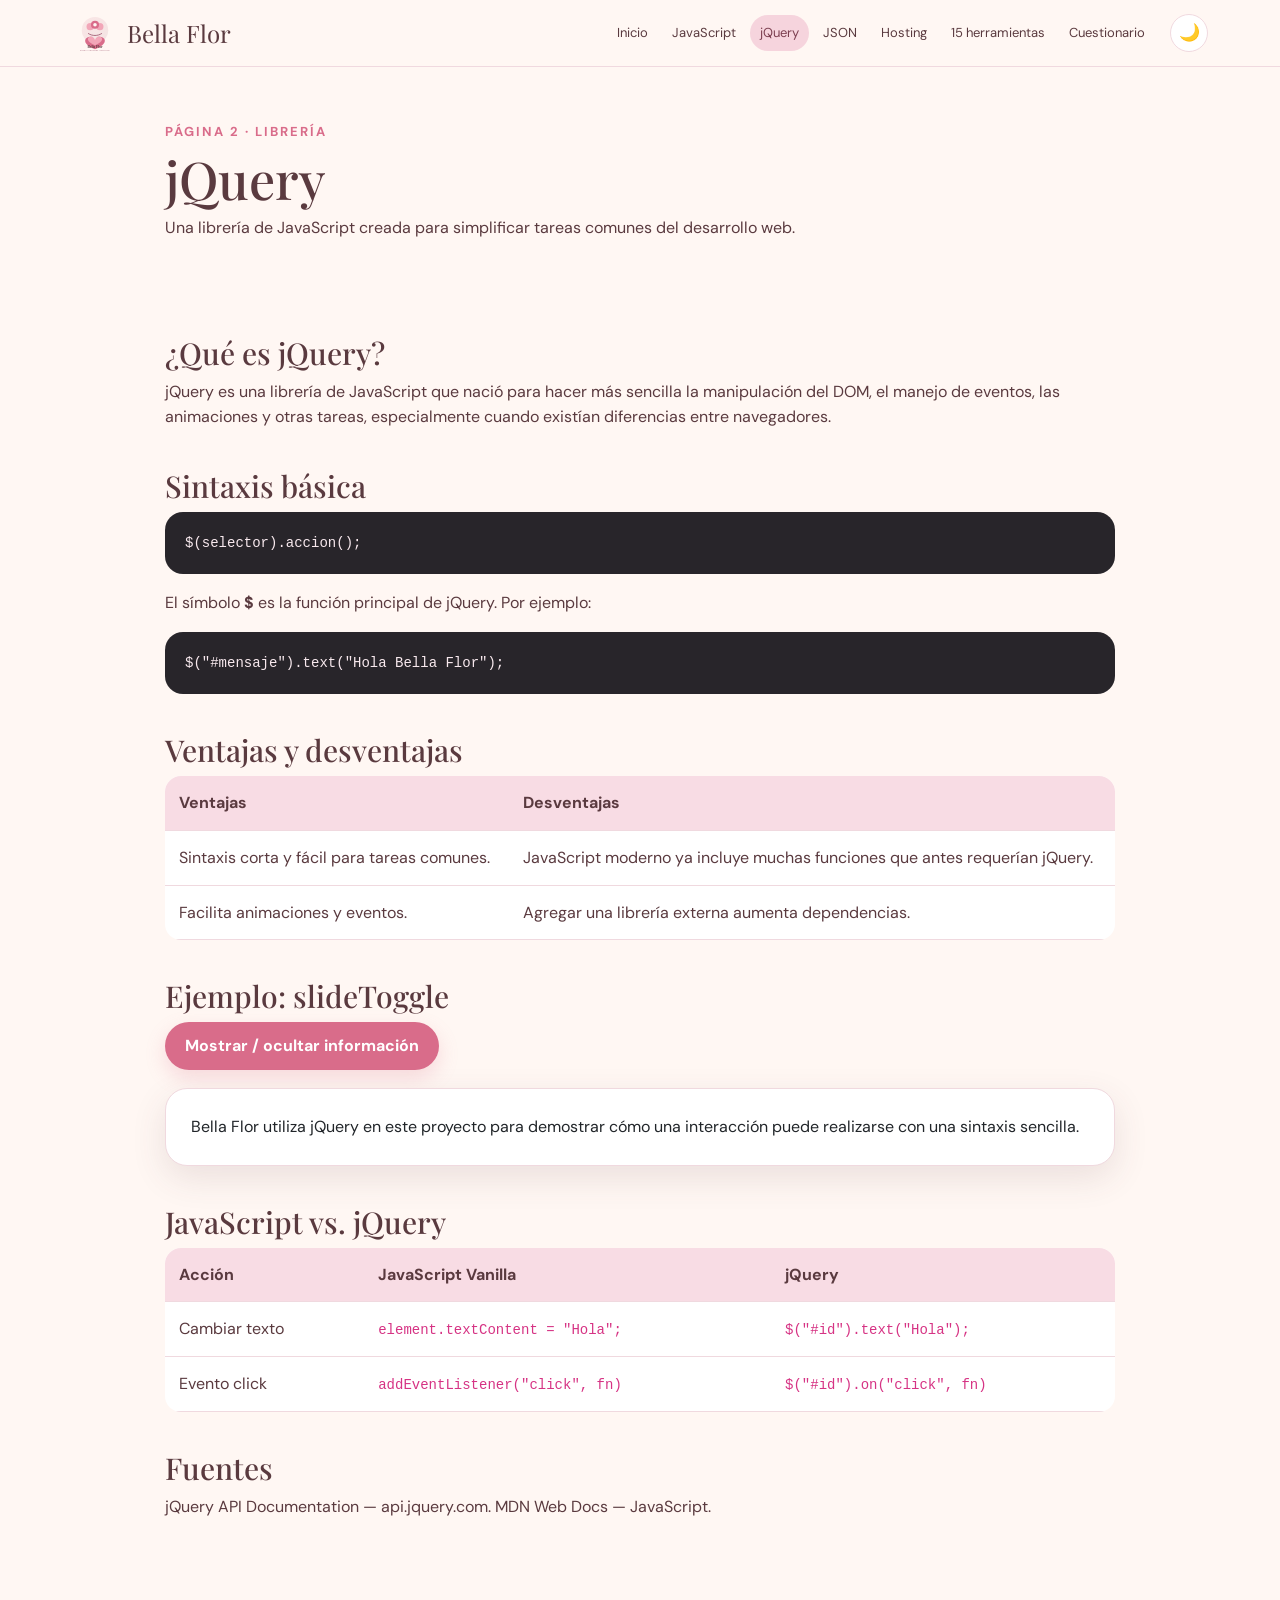
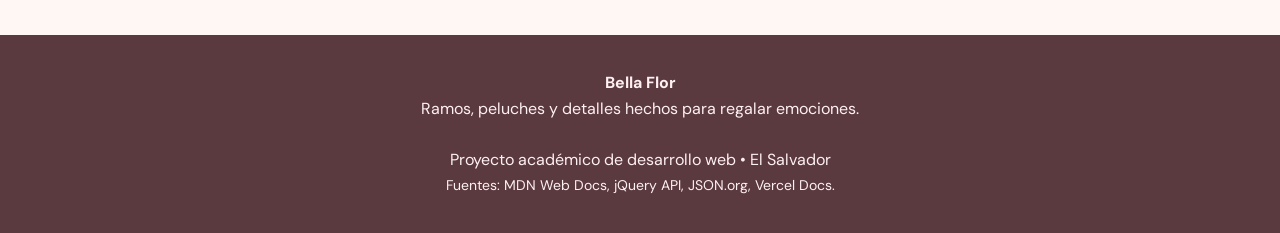
<file: jquery.html>
<!DOCTYPE html><html lang="es"><head><meta charset="UTF-8"><meta name="viewport" content="width=device-width, initial-scale=1.0"><title>jQuery | Bella Flor</title><link href="https://cdn.jsdelivr.net/npm/bootstrap@5.3.3/dist/css/bootstrap.min.css" rel="stylesheet"><link rel="stylesheet" href="css/style.css"></head><body>
<nav><div class="navin"><a class="brand" href="index.html"><img src="img/logo.svg" alt="Logo Bella Flor"><span>Bella Flor</span></a><div class="links"><a class="" href="index.html">Inicio</a><a class="" href="javascript.html">JavaScript</a><a class="active" href="jquery.html">jQuery</a><a class="" href="json.html">JSON</a><a class="" href="hosting.html">Hosting</a><a class="" href="herramientas.html">15 herramientas</a><a class="" href="cuestionario.html">Cuestionario</a></div><button class="theme-btn" id="themeToggle" aria-label="Cambiar tema">🌙</button></div></nav>
<main><div class="info-hero"><div class="eyebrow">Página 2 · Librería</div><h1>jQuery</h1><p>Una librería de JavaScript creada para simplificar tareas comunes del desarrollo web.</p></div>
<article class="info"><h2>¿Qué es jQuery?</h2><p>jQuery es una librería de JavaScript que nació para hacer más sencilla la manipulación del DOM, el manejo de eventos, las animaciones y otras tareas, especialmente cuando existían diferencias entre navegadores.</p>
<h2>Sintaxis básica</h2><pre class="code">$(selector).accion();</pre><p>El símbolo <strong>$</strong> es la función principal de jQuery. Por ejemplo:</p><pre class="code">$("#mensaje").text("Hola Bella Flor");</pre>
<h2>Ventajas y desventajas</h2><table class="compare"><tr><th>Ventajas</th><th>Desventajas</th></tr><tr><td>Sintaxis corta y fácil para tareas comunes.</td><td>JavaScript moderno ya incluye muchas funciones que antes requerían jQuery.</td></tr><tr><td>Facilita animaciones y eventos.</td><td>Agregar una librería externa aumenta dependencias.</td></tr></table>
<h2>Ejemplo: slideToggle</h2><button class="btn" id="toggleInfo">Mostrar / ocultar información</button><div id="extraInfo" class="card" style="margin-top:18px">Bella Flor utiliza jQuery en este proyecto para demostrar cómo una interacción puede realizarse con una sintaxis sencilla.</div>
<h2>JavaScript vs. jQuery</h2><table class="compare"><tr><th>Acción</th><th>JavaScript Vanilla</th><th>jQuery</th></tr><tr><td>Cambiar texto</td><td><code>element.textContent = "Hola";</code></td><td><code>$("#id").text("Hola");</code></td></tr><tr><td>Evento click</td><td><code>addEventListener("click", fn)</code></td><td><code>$("#id").on("click", fn)</code></td></tr></table>
<h2>Fuentes</h2><p class="source">jQuery API Documentation — api.jquery.com. MDN Web Docs — JavaScript.</p></article></main><footer class="footer"><strong>Bella Flor</strong><br>Ramos, peluches y detalles hechos para regalar emociones.<br><br>Proyecto académico de desarrollo web • El Salvador<br><small>Fuentes: MDN Web Docs, jQuery API, JSON.org, Vercel Docs.</small></footer><script src="https://code.jquery.com/jquery-3.7.1.min.js"></script><script src="js/script.js"></script></body></html>
</file>
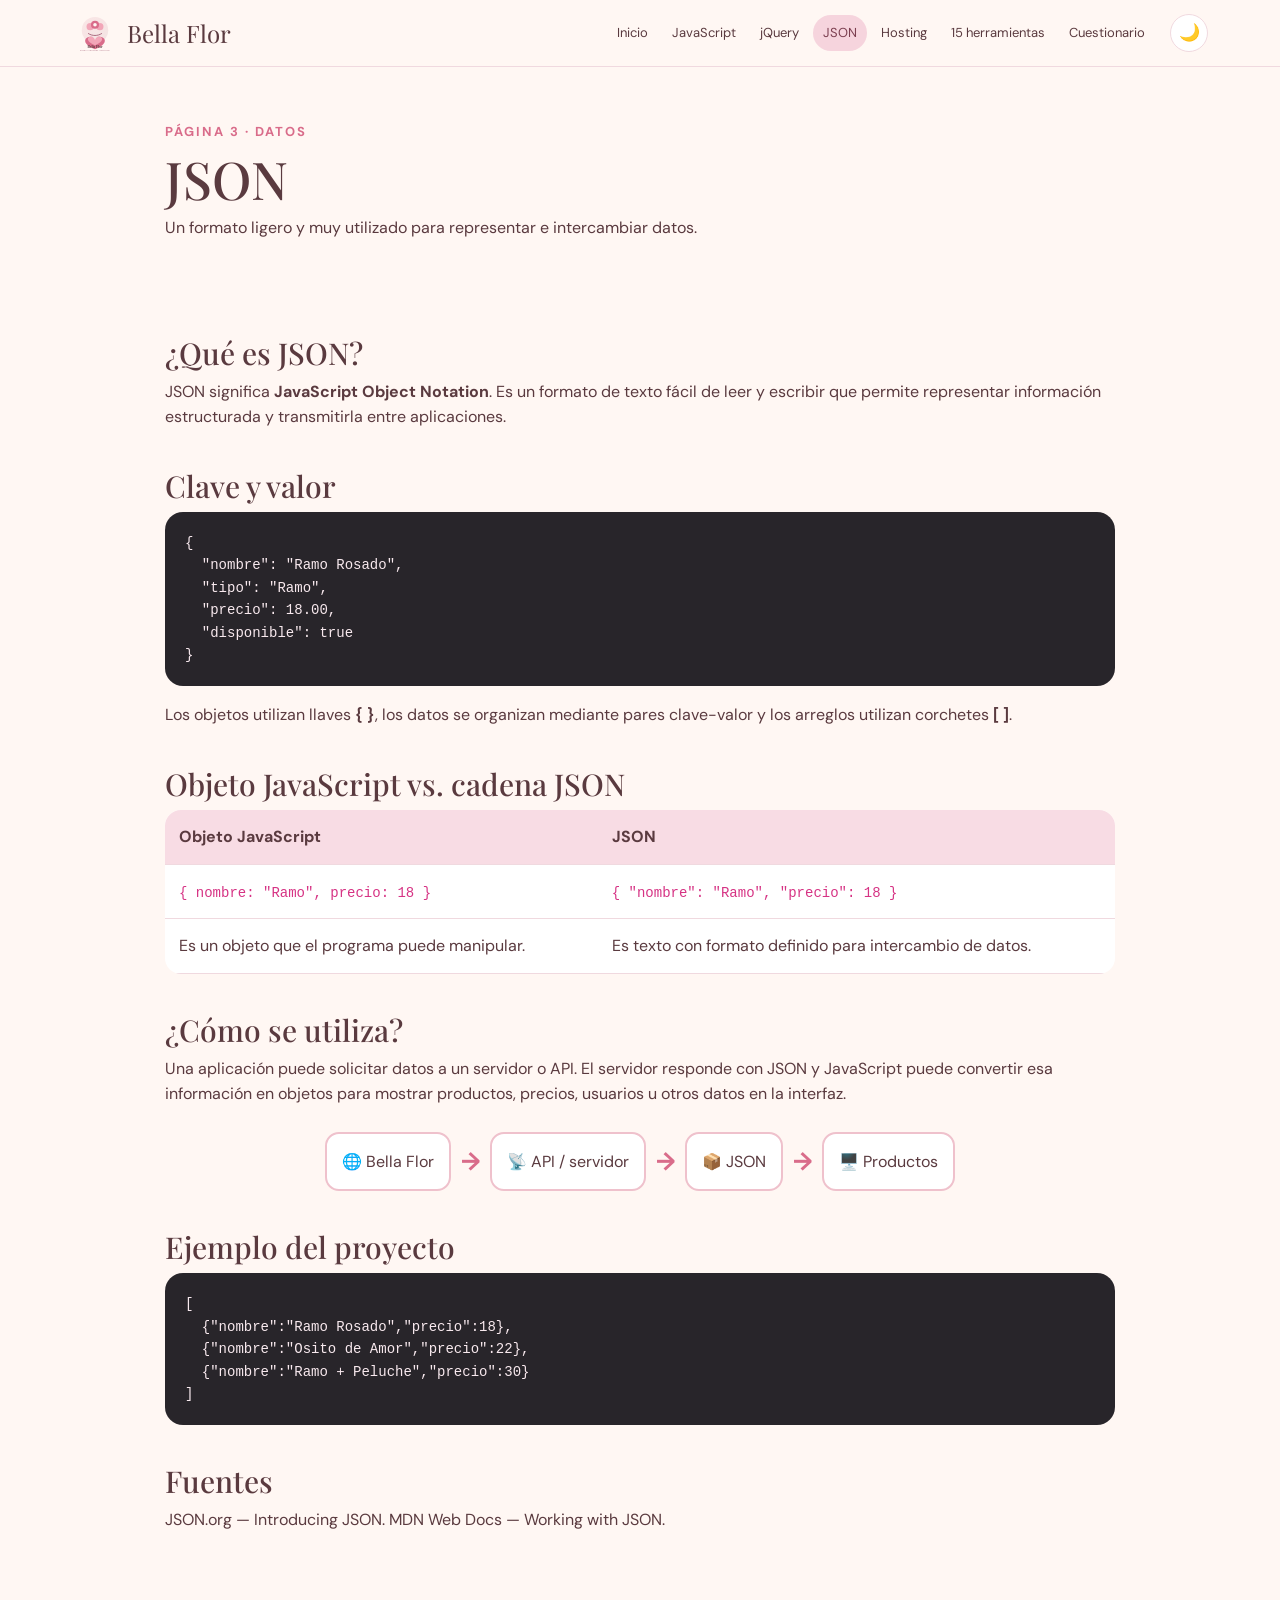
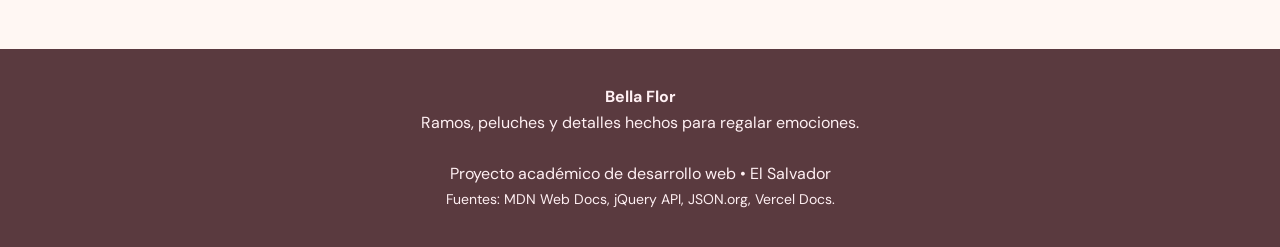
<file: json.html>
<!DOCTYPE html><html lang="es"><head><meta charset="UTF-8"><meta name="viewport" content="width=device-width, initial-scale=1.0"><title>JSON | Bella Flor</title><link href="https://cdn.jsdelivr.net/npm/bootstrap@5.3.3/dist/css/bootstrap.min.css" rel="stylesheet"><link rel="stylesheet" href="css/style.css"></head><body>
<nav><div class="navin"><a class="brand" href="index.html"><img src="img/logo.svg" alt="Logo Bella Flor"><span>Bella Flor</span></a><div class="links"><a class="" href="index.html">Inicio</a><a class="" href="javascript.html">JavaScript</a><a class="" href="jquery.html">jQuery</a><a class="active" href="json.html">JSON</a><a class="" href="hosting.html">Hosting</a><a class="" href="herramientas.html">15 herramientas</a><a class="" href="cuestionario.html">Cuestionario</a></div><button class="theme-btn" id="themeToggle" aria-label="Cambiar tema">🌙</button></div></nav>
<main><div class="info-hero"><div class="eyebrow">Página 3 · Datos</div><h1>JSON</h1><p>Un formato ligero y muy utilizado para representar e intercambiar datos.</p></div>
<article class="info"><h2>¿Qué es JSON?</h2><p>JSON significa <strong>JavaScript Object Notation</strong>. Es un formato de texto fácil de leer y escribir que permite representar información estructurada y transmitirla entre aplicaciones.</p>
<h2>Clave y valor</h2><pre class="code">{
  "nombre": "Ramo Rosado",
  "tipo": "Ramo",
  "precio": 18.00,
  "disponible": true
}</pre><p>Los objetos utilizan llaves <strong>{ }</strong>, los datos se organizan mediante pares clave-valor y los arreglos utilizan corchetes <strong>[ ]</strong>.</p>
<h2>Objeto JavaScript vs. cadena JSON</h2><table class="compare"><tr><th>Objeto JavaScript</th><th>JSON</th></tr><tr><td><code>{ nombre: "Ramo", precio: 18 }</code></td><td><code>{ "nombre": "Ramo", "precio": 18 }</code></td></tr><tr><td>Es un objeto que el programa puede manipular.</td><td>Es texto con formato definido para intercambio de datos.</td></tr></table>
<h2>¿Cómo se utiliza?</h2><p>Una aplicación puede solicitar datos a un servidor o API. El servidor responde con JSON y JavaScript puede convertir esa información en objetos para mostrar productos, precios, usuarios u otros datos en la interfaz.</p>
<div class="flow"><span>🌐 Bella Flor</span><b class="arrow">→</b><span>📡 API / servidor</span><b class="arrow">→</b><span>📦 JSON</span><b class="arrow">→</b><span>🖥️ Productos</span></div>
<h2>Ejemplo del proyecto</h2><pre class="code">[
  {"nombre":"Ramo Rosado","precio":18},
  {"nombre":"Osito de Amor","precio":22},
  {"nombre":"Ramo + Peluche","precio":30}
]</pre>
<h2>Fuentes</h2><p class="source">JSON.org — Introducing JSON. MDN Web Docs — Working with JSON.</p></article></main><footer class="footer"><strong>Bella Flor</strong><br>Ramos, peluches y detalles hechos para regalar emociones.<br><br>Proyecto académico de desarrollo web • El Salvador<br><small>Fuentes: MDN Web Docs, jQuery API, JSON.org, Vercel Docs.</small></footer><script src="js/script.js"></script></body></html>
</file>
<file: css/style.css>
@import url('https://fonts.googleapis.com/css2?family=DM+Sans:wght@400;500;600;700&family=Playfair+Display:wght@600;700&display=swap');

:root{
  --rosa:#d96c8a;--rosa2:#f2a6b8;--crema:#fff7f3;--vino:#5a3a3f;
  --verde:#718b75;--blanco:#fff;--texto-suave:#765c61;--borde:#f0d9df;
  --superficie:#fff;--sombra:0 12px 35px rgba(90,58,63,.12);
}
[data-theme="dark"]{
  --crema:#211b1d;--vino:#f8e9ec;--texto-suave:#d6c2c6;--borde:#4a353b;
  --superficie:#2d2528;--blanco:#352c2f;--sombra:0 12px 35px rgba(0,0,0,.25);
}
*{box-sizing:border-box}
html{scroll-behavior:smooth}
body{margin:0;font-family:'DM Sans',sans-serif;background:var(--crema);color:var(--vino);line-height:1.6;transition:background .35s,color .35s}
body.page-enter{opacity:0;transform:translateY(8px)}
body.page-ready{opacity:1;transform:none;transition:opacity .45s ease,transform .45s ease,background .35s,color .35s}
nav{position:sticky;top:0;z-index:1030;background:rgba(255,247,243,.94);backdrop-filter:blur(12px);border-bottom:1px solid var(--borde)}
[data-theme="dark"] nav{background:rgba(33,27,29,.94)}
.navin{max-width:1180px;margin:auto;display:flex;align-items:center;gap:15px;padding:10px 22px}
.brand{display:flex;align-items:center;gap:9px;text-decoration:none;color:var(--vino);font-family:'Playfair Display';font-size:24px;margin-right:auto}
.brand img{width:46px;height:46px}
.links{display:flex;gap:4px;flex-wrap:wrap;align-items:center}
.links a{color:var(--vino);text-decoration:none;padding:8px 10px;border-radius:20px;font-size:13px;transition:.25s}
.links a:hover,.links a.active{background:#f6d4dd;color:#7c3f50}
[data-theme="dark"] .links a:hover,[data-theme="dark"] .links a.active{background:#54333e;color:#ffdce5}
.theme-btn{border:1px solid var(--borde);background:var(--superficie);color:var(--vino);border-radius:50%;width:38px;height:38px;cursor:pointer;font-size:17px;transition:.25s}
.theme-btn:hover{transform:rotate(12deg) scale(1.06)}
.hero{min-height:72vh;display:grid;grid-template-columns:1.05fr .95fr;align-items:center;gap:45px;max-width:1180px;margin:auto;padding:55px 25px}
.eyebrow{color:var(--rosa);font-weight:700;letter-spacing:2px;text-transform:uppercase;font-size:13px}
.hero h1{font-family:'Playfair Display';font-size:clamp(46px,6vw,78px);line-height:1.02;margin:10px 0}
.hero p{font-size:18px;max-width:620px;color:var(--texto-suave)}
.btn{display:inline-block;background:var(--rosa);color:white;text-decoration:none;border:0;border-radius:28px;padding:12px 20px;font-weight:700;cursor:pointer;box-shadow:0 8px 20px rgba(217,108,138,.22);transition:transform .25s,box-shadow .25s}
.btn:hover{color:white;transform:translateY(-2px);box-shadow:0 12px 25px rgba(217,108,138,.3)}
.btn.alt{background:var(--superficie);color:var(--rosa);border:1px solid #eab5c2}
.hero-art{background:#f7dfe5;border-radius:38% 62% 55% 45%/45% 38% 62% 55%;padding:35px;box-shadow:var(--sombra);display:grid;place-items:center}
.hero-art img{width:100%;max-width:420px}
section{max-width:1180px;margin:auto;padding:65px 25px}
.section-title{text-align:center;font-family:'Playfair Display';font-size:42px;margin:0 0 10px}
.section-sub{text-align:center;color:var(--texto-suave);max-width:720px;margin:0 auto 35px}
.grid{display:grid;grid-template-columns:repeat(3,1fr);gap:22px}
.card{background:var(--superficie);border:1px solid var(--borde);border-radius:22px;padding:25px;box-shadow:var(--sombra);transition:transform .3s,box-shadow .3s,background .35s}
.card:hover{transform:translateY(-5px);box-shadow:0 18px 38px rgba(90,58,63,.16)}
.card h3{font-family:'Playfair Display';margin-top:0}
.price{color:var(--rosa);font-size:22px;font-weight:700}
.tag{display:inline-block;background:#f8e1e7;color:#87465a;padding:5px 10px;border-radius:20px;font-size:12px;font-weight:700}
.product{overflow:hidden;padding:0}
.product .pic{height:210px;background:#f5c7d2;display:grid;place-items:center;overflow:hidden}
.product .pic img{width:100%;height:100%;object-fit:cover;transition:transform .5s}
.product:hover .pic img{transform:scale(1.04)}
.product .body{padding:20px}
.product .body .btn{padding:9px 15px;font-size:13px}
.palette{display:flex;gap:10px;flex-wrap:wrap;margin-top:15px}
.swatch{width:105px;height:80px;border-radius:15px;padding:10px;display:flex;align-items:end;color:white;font-size:11px;font-weight:700;box-shadow:0 4px 10px #0001}
.light{color:var(--vino)}
.info-hero{padding:55px 25px 20px;max-width:1000px;margin:auto}
.info-hero h1{font-family:'Playfair Display';font-size:52px;margin:5px 0}
.info{max-width:1000px;margin:auto;padding:20px 25px 70px}
.info h2{font-family:'Playfair Display';font-size:30px;margin-top:38px}
.info h3{color:var(--rosa)}
.info ul{padding-left:22px}
.code{background:#28252a;color:#f8e9ee;border-radius:18px;padding:20px;overflow:auto;font-family:Consolas,monospace;font-size:14px;white-space:pre-wrap}
.compare{width:100%;border-collapse:collapse;background:var(--superficie);border-radius:16px;overflow:hidden}
.compare th,.compare td{padding:14px;border-bottom:1px solid var(--borde);text-align:left}
.compare th{background:#f8dce4}
[data-theme="dark"] .compare th{background:#54333e}
.flow{display:flex;align-items:center;justify-content:center;gap:10px;flex-wrap:wrap;margin:25px 0}
.flow span{background:var(--superficie);border:2px solid #efc1cc;border-radius:14px;padding:15px;text-align:center}
.arrow{font-size:25px;color:var(--rosa)}
.quiz{max-width:850px;margin:auto}
.question{background:var(--superficie);border:1px solid var(--borde);border-radius:18px;padding:20px;margin:15px 0;box-shadow:var(--sombra)}
.question label{display:block;margin:10px 0;padding:8px;border-radius:10px;cursor:pointer}
.question label:hover{background:#fbe9ee}
[data-theme="dark"] .question label:hover{background:#473037}
.result{display:none;margin-top:20px;padding:18px;border-radius:16px;background:#f8e1e7;color:#713b4b;font-weight:700}
[data-theme="dark"] .result{background:#4a3038;color:#ffdce5}
.footer{margin-top:30px;padding:35px 25px;text-align:center;background:#5a3a3f;color:#fff0f3}
.carousel-shell{max-width:1050px;margin:0 auto;padding:0 25px 45px}
.carousel img{height:420px;width:100%;object-fit:cover;border-radius:25px}
.carousel-caption{background:rgba(50,30,35,.68);border-radius:18px;padding:12px}
.tool-card{height:100%;display:flex;flex-direction:column}
.tool-number{font-size:12px;font-weight:700;color:var(--rosa);letter-spacing:1px}
.tool-icon{font-size:38px;margin:4px 0 10px}
.tool-card .btn{margin-top:auto;align-self:flex-start}
.search-box{max-width:620px;margin:25px auto 0}
.search-box input{border-radius:25px;border:1px solid var(--borde);padding:13px 18px;background:var(--superficie);color:var(--vino)}
.reveal{opacity:0;transform:translateY(18px);transition:opacity .6s ease,transform .6s ease}
.reveal.show{opacity:1;transform:none}
@media(max-width:900px){.hero{grid-template-columns:1fr}.grid{grid-template-columns:1fr 1fr}.links a{font-size:12px;padding:7px 8px}}
@media(max-width:650px){.navin{padding:8px 12px;flex-wrap:wrap}.brand{width:100%}.links{order:3;width:100%;overflow:auto;flex-wrap:nowrap}.hero{padding-top:35px}.hero h1{font-size:48px}.grid{grid-template-columns:1fr}.carousel img{height:270px}.section-title{font-size:34px}}
</file>
